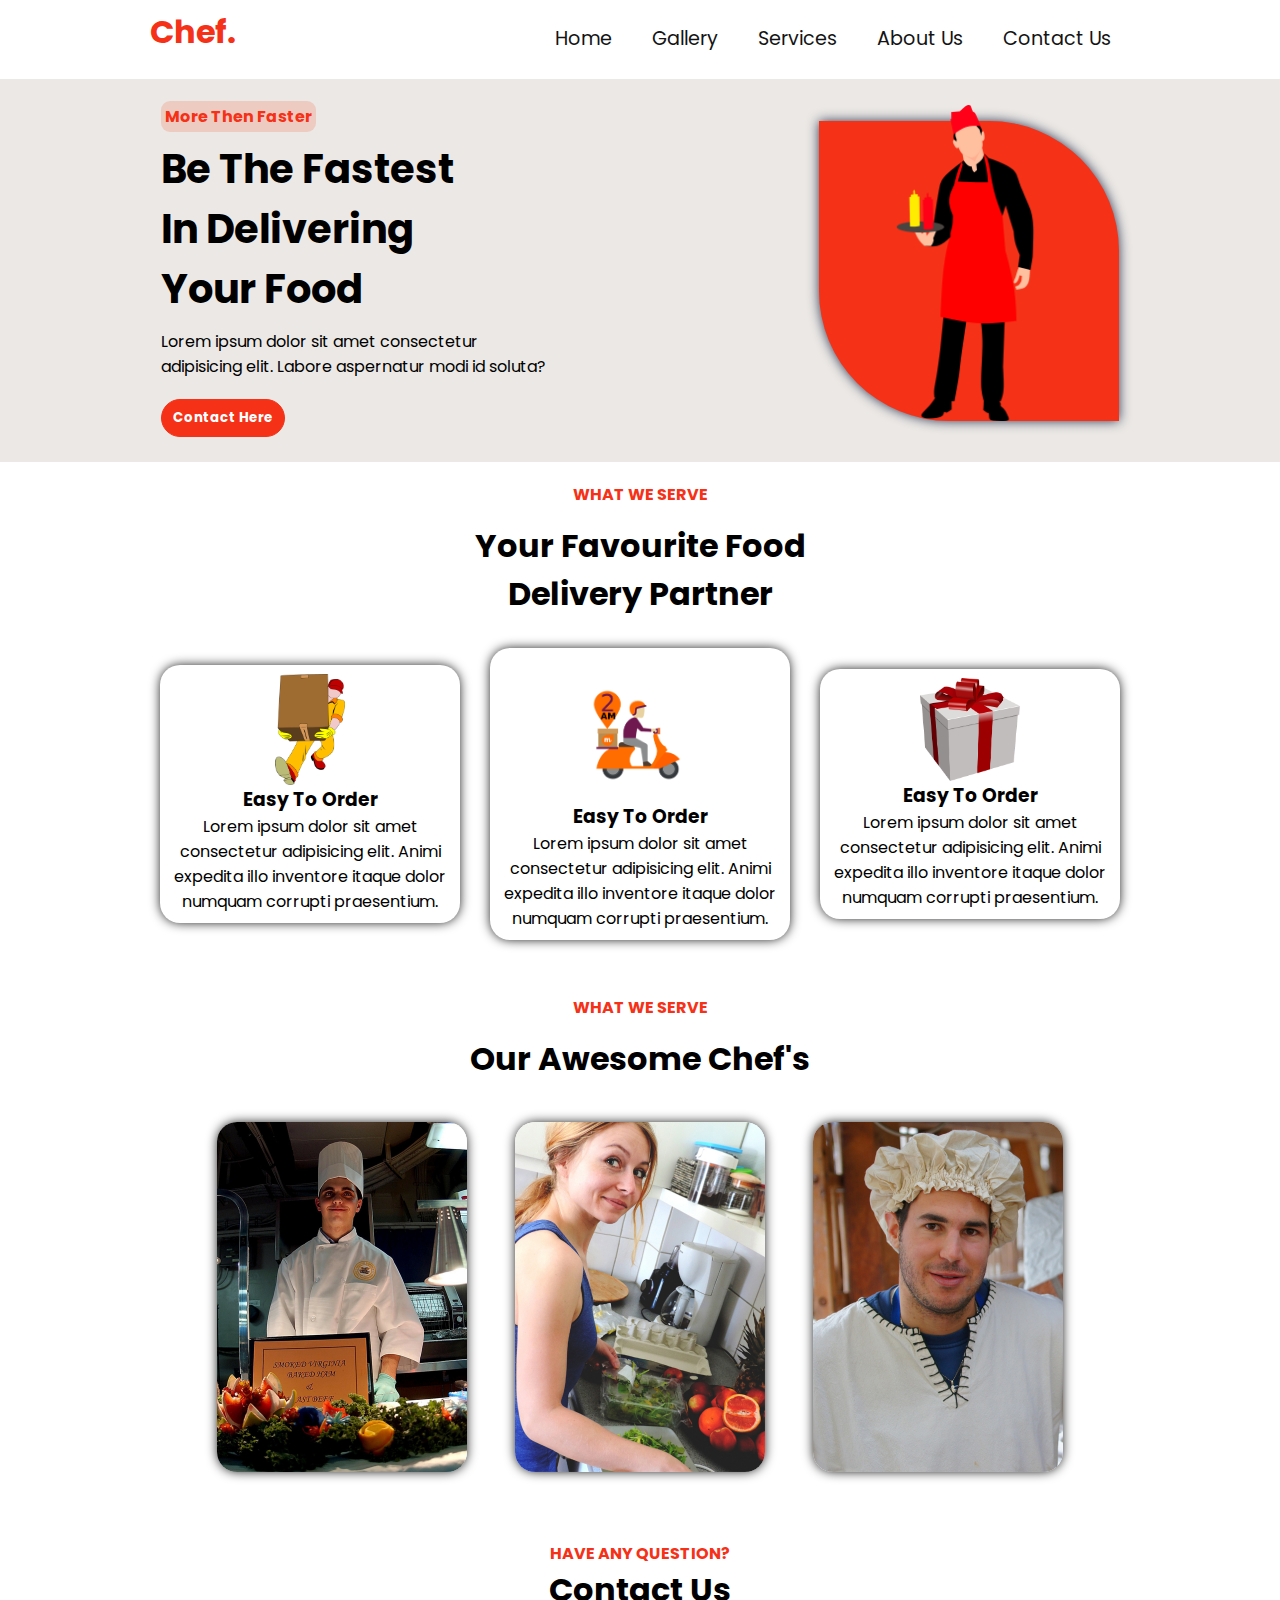
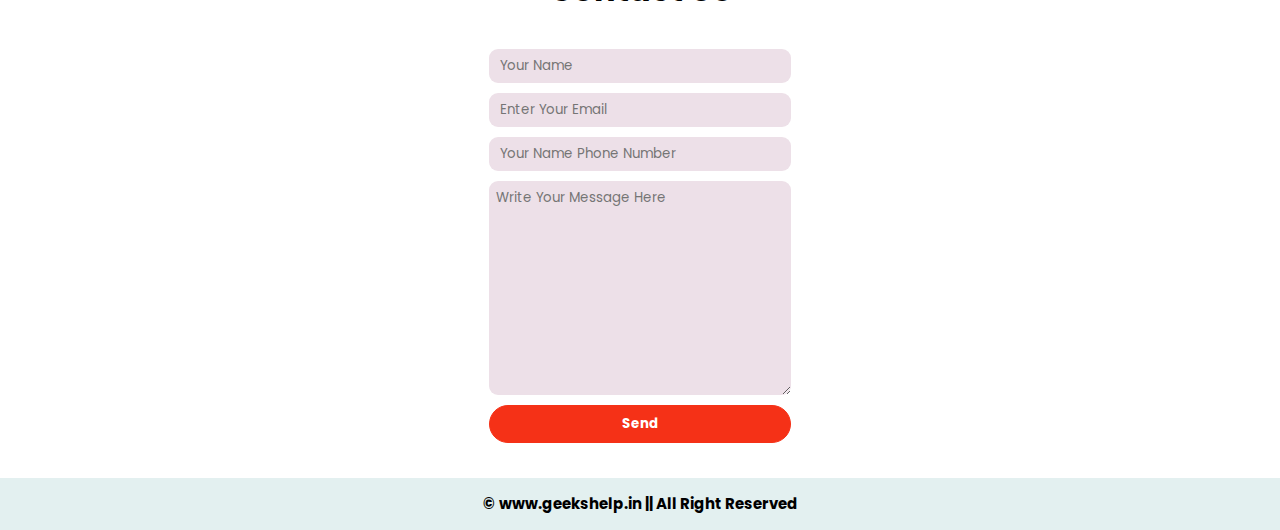
<file: Responsive Landing Page/index.html>
<!DOCTYPE html>
<html lang="en">
<head>
    <meta charset="UTF-8">
    <meta name="viewport" content="width=device-width, initial-scale=1.0">
    <title> Chef Landing Page </title>
    <!-- Linking Style Sheets-->
    <link rel="stylesheet" href="style.css">
    <link rel="preconnect" href="https://fonts.googleapis.com">
    <link rel="preconnect" href="https://fonts.gstatic.com" crossorigin>
    <link href="https://fonts.googleapis.com/css2?family=Poppins:wght@100;400&display=swap" rel="stylesheet">
    <link rel="stylesheet" href="https://cdnjs.cloudflare.com/ajax/libs/font-awesome/4.7.0/css/font-awesome.min.css">
</head>

<body>
    <!-- ================== Navbar Code Starts from Here ================== -->
    <nav class="navbar">
        <div class="left">
            <h1> Chef.</h1>
        </div>
        <div class="right">
            <input type="checkbox" id="check">
            <label for="check" class="checkBtn">
                <i class="fa fa-bars"></i>
            </label>
            <ul class="list">
                <li><a href="#">Home</a></li>
                <li><a href="#">Gallery</a></li>
                <li><a href="#">Services</a></li>
                <li><a href="#">About Us</a></li>
                <li><a href="#">Contact Us</a></li>
            </ul>
        </div>
    </nav>
    <!-- ================== Navbar Code Ends Here ================== -->
    
    <!-- ================== Home Section Code Starts from Here ================== -->
    <section id="home">
        <div class="home-left">
            <div class="col-red">
                <p>More Then Faster</p>
            </div>
            <h1>Be The Fastest <br> In Delivering <br> Your Food</h1>
            <p>Lorem ipsum dolor sit amet consectetur <br> adipisicing elit. Labore aspernatur modi id soluta?</p>
            <button class="bg-red-btn">Contact Here</button>
        </div>
        <div class="home-right">
            <img src="chef.png" alt="">
        </div>
    </section>
    <!-- ================== Home Section Code Ends Here ================== -->

    <!-- ================== Delivery Partners Section Code Starts from Here ================== -->
    <section id="delivery-partner">
        <h4>WHAT WE SERVE</h4>
        <h1>Your Favourite Food <br> Delivery Partner</h1>
        <div class="partners">     
            <div class="partner left">
                <img id="left " src="easy to oreder.png" alt="">
                <h3>Easy To Order</h3>
                <p>Lorem ipsum dolor sit amet consectetur adipisicing elit. Animi expedita illo inventore itaque dolor
                    numquam corrupti praesentium.</p>
            </div>
            <div class="partner ">
                <img id="center" src="fast delivery.png" alt="">
                <h3>Easy To Order</h3>
                <p>Lorem ipsum dolor sit amet consectetur adipisicing elit. Animi expedita illo inventore itaque dolor
                    numquam corrupti praesentium.</p>
            </div>
            <div class="partner">
                <img id="right" src="quality.png" alt="">
                <h3>Easy To Order</h3>
                <p>Lorem ipsum dolor sit amet consectetur adipisicing elit. Animi expedita illo inventore itaque dolor
                    numquam corrupti praesentium.</p>
            </div>
        </div>
    </section>
    <!-- ================== Partners Section Code Ends Here ================== -->

    <!-- ================== What We Serve Section Code Starts from Here ================== -->
    <section id="chef-main">
        <h4>WHAT WE SERVE</h4>
        <h1>Our Awesome Chef's</h1>
        <div class="chefs">
            <div class="chef-item">
                <img id="left" src="left.jpg" alt="">
            </div>
            <div class="chef-item">
                <img id="center" src="center.jpg" alt="">
            </div>
            <div class="chef-item">
                <img id="right" src="right.jpg" alt="">
            </div>
        </div>
    </section>
    <!-- ================== What We Serve Section Code Ends Here ================== -->

    <!-- ================== Contact Section Code Starts from Here ================== -->

    <section id="contact">
        <h4>HAVE ANY QUESTION?</h4>
        <h1>Contact Us</h1>
        <div class="main-form">
            <input type="text" name="name" id="name" placeholder=" Your Name">
            <input type="email" name="name" id="email" placeholder=" Enter Your Email">
            <input type="phone" name="name" id="" placeholder=" Your Name Phone Number">
            <textarea name="text" id="textareaa" cols="30" rows="10" placeholder="Write Your Message Here"></textarea>
            <button class="bg-red-btn">Send</button>
        </div>
    </section>
    <!-- ================== Contact Section Code Ends Here ================== -->

    <!-- ================== Footer Code Starts Here ================== -->
    <footer>
        <h5>&copy; www.geekshelp.in || All Right Reserved</h5>
    </footer>
    <!-- ================== Footer Code Ends Here ================== -->
</body>
</html>
</file>
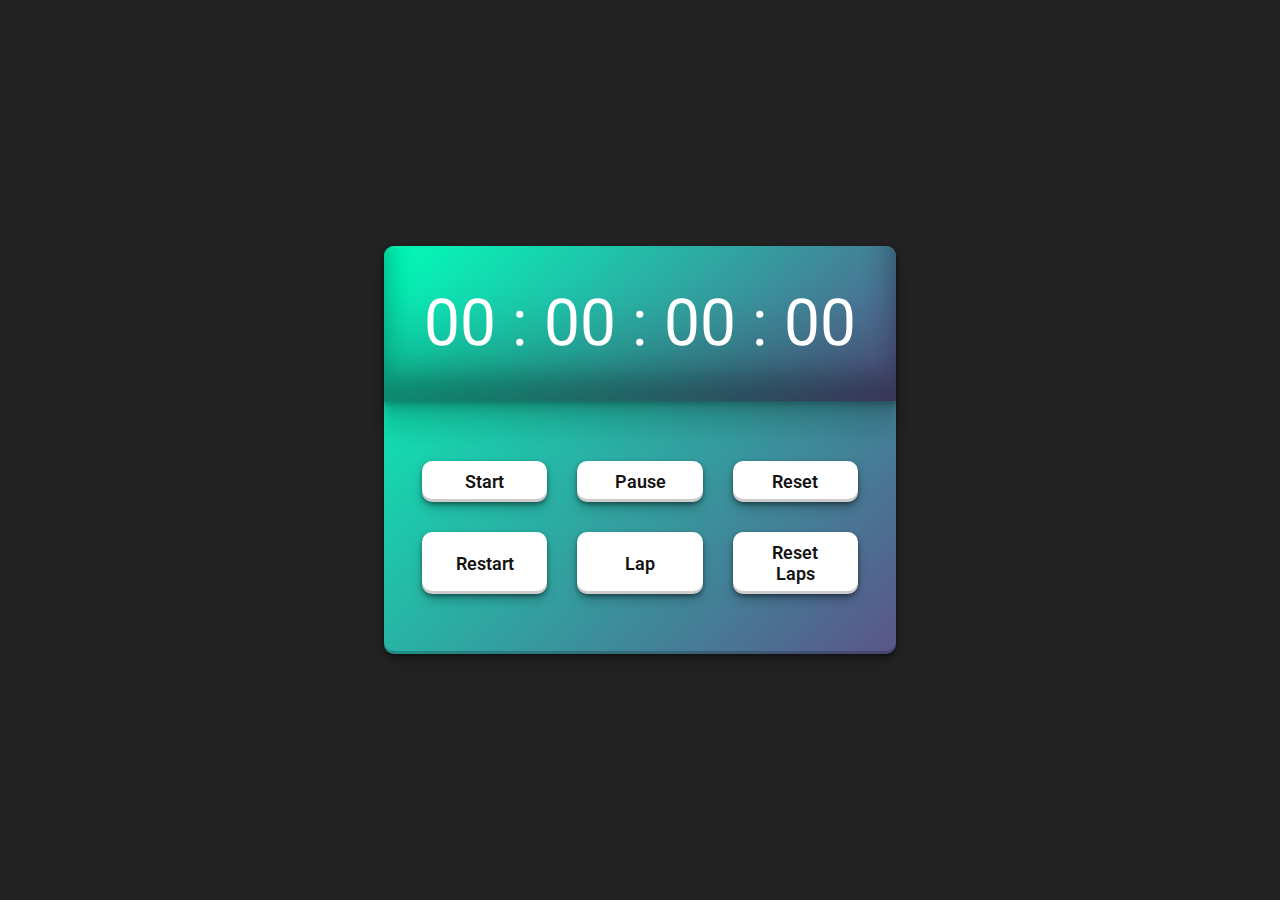
<file: Stopwatch WebApp/index.html>
<!DOCTYPE html>
<html lang="en">
<head>
    <meta charset="UTF-8">
    <meta name="viewport" content="width=device-width, initial-scale=1.0">
    <link href="https://fonts.googleapis.com/css2?family=Roboto:wght@100;300;400;500&display=swap" rel="stylesheet" >
    <title>Stop Watch</title>
    <link rel="stylesheet" href="style.css">
</head>
<body>

<div class="container">
    <div class="timer-Display">
        00 : 00 : 00 : 00
    </div>
    <ul class="laps"></ul>
      <div class="buttons">
        <button id="startTimer" onclick="start()">Start</button>
        <button id="pauseTimer" onclick="pause()">Pause</button>
        <button id="resetTime" onclick="reset()">Reset</button>
        <button id="restartTimer" onclick="restart()">Restart</button>
        <button id="lap" onclick="lap()">Lap</button>
        <button id="resetLap" onclick="resetLap()">Reset Laps</button>
    </div>

</div>
<script src="./script.js"></script>
</body>
</html>
</file>
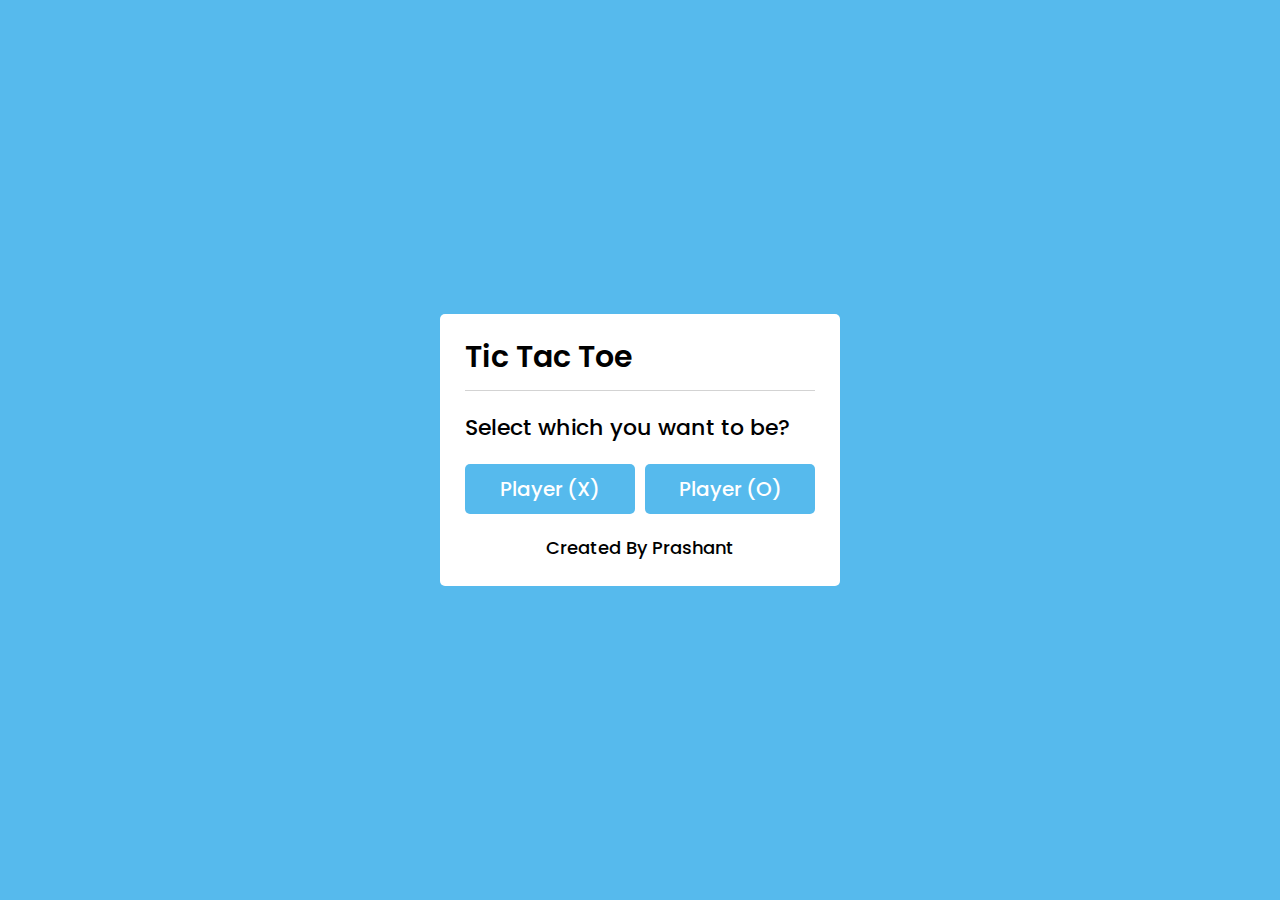
<file: Tic Tac Toe webgame/index.html>
<!DOCTYPE html>

<html lang="en">
<head>
    <meta charset="UTF-8">
    <title>Tic Tac Toe Game</title>
    <link rel="stylesheet" href="style.css">
    <link rel="stylesheet" href="https://cdnjs.cloudflare.com/ajax/libs/font-awesome/5.15.3/css/all.min.css"/>
</head>
<body>
  <!-- select box -->
  <div class="select-box">
    <header>Tic Tac Toe</header>
    <div class="content">
      <div class="title">Select which you want to be?</div>
      <div class="options">
        <button class="playerX">Player (X)</button>
        <button class="playerO">Player (O)</button>
      </div>
      <div class="credit">Created By Prashant</div>
    </div>
  </div> 
  <!-- playboard section -->
  <div class="play-board">
    <div class="details">
      <div class="players">
        <span class="Xturn">X's Turn</span>
        <span class="Oturn">O's Turn</span>
        <div class="slider"></div>
      </div>
    </div>
    <div class="play-area">
      <section>
        <span class="box1"></span>
        <span class="box2"></span>
        <span class="box3"></span>
      </section>
      <section>
        <span class="box4"></span>
        <span class="box5"></span>
        <span class="box6"></span>
      </section>
      <section>
        <span class="box7"></span>
        <span class="box8"></span>
        <span class="box9"></span>
      </section>
    </div>
  </div>
  <!-- result box -->
  <div class="result-box">
    <div class="won-text"></div>
    <div class="btn"><button>Replay</button></div>
  </div>
  <script src="script.js"></script>
</body>
</html>
</file>
<file: Responsive Landing Page/style.css>
@import url('https://fonts.googleapis.com/css2?family=Poppins&family=Ubuntu:wght@300;700&display=swap');

* {
    margin: 0;
    padding: 0;
    box-sizing: border-box;
    font-family: 'Poppins', sans-serif;
}

.navbar {
    display: flex;
    align-items: center;
    justify-content: space-around;
    line-height: 4rem;
}

.left h1 {
    color: #f53117;
    font-size: 2rem;
    cursor: pointer;
}

.checkBtn {
    display: none;
}

#check {
    display: none;
}

.checkBtn {
    z-index: 6;
    float: right;
    cursor: pointer;
    font-size: 30px;
    color: #f53117;
    line-height: 80px;
    position: relative;
}

.right ul {
    display: flex;
    list-style: none;
}

.right ul li a {
    cursor: pointer;
    font-size: 1.2rem;
    padding: 10px 20px;
    transition: all 1s;
    text-decoration: none;
    color: rgb(20, 20, 20);
}

.right ul li a:hover {
    border-radius: 7px;
    background-color: #fff;
    color: rgb(22, 7, 36);
}


/* =============== Home Section CSS Code Starts from Here =============== */
#home {
    padding: 25px;
    display: flex;
    align-items: center;
    justify-content: space-around;
    background-color: rgb(235 232 229);
}

.home-left .col-red {
    margin-bottom: 10px;
}

.home-left .col-red p {
    padding: 4px;
    display: inline;
    font-weight: bold;
    border-radius: 9px;
    background: #edcbc1;
    color: rgb(245, 49, 23);
}

.home-left {
    display: flex;
    flex-direction: column;
    justify-content: center;
}

.home-left p {
    margin-bottom: 10px;
}

.home-left h1 {
    font-size: 40px;
    text-align: left;
    margin-bottom: 10px;
}

.home-right {
    height: 300px;
    width: 300px;
    cursor: pointer;
    transition: all .5s ease-in;
    border-top-right-radius: 130px;
    border-bottom-left-radius: 130px;
    background-color: rgb(245, 49, 23);
    box-shadow: 0px 0px 12px 0px rgb(47 53 79);
}

.home-right:hover {
    transform: translateY(-12px);
}

.home-right img {
    position: relative;
    bottom: 16px;
    left: 67px;
    z-index: 1;
    width: 158px;
}

.bg-red-btn {
    padding: 8px;
    width: 124px;
    color: white;
    cursor: pointer;
    margin-top: 10px;
    font-weight: bold;
    border-radius: 15rem;
    background: rgb(245, 49, 23);
    border: 1px solid rgb(245, 49, 23);
}

.bg-red-btn:hover {
    padding: 8px;
    margin-top: 10px;
    background: transparent;
    color: rgb(245, 49, 23);
    border: 1px solid rgb(245, 49, 23);
}


/* =============== Delivery Partner Section CSS Code Starts from Here =============== */
#delivery-partner {
    height: auto;
    padding: 20px;
    color: rgb(0, 0, 0);
    background-color: rgb(255, 255, 255);
}

#delivery-partner h4,
h1 {
    text-align: center;
    margin-bottom: 15px;
}

.partners {
    display: flex;
    flex-wrap: wrap;
    align-items: center;
    justify-content: center;
}

.partner {
    cursor: pointer;
    width: 300px;
    margin: 15px;
    padding: 9px;
    text-align: center;
    border-radius: 20px;
    display: flex;
    align-items: center;
    flex-direction: column;
    justify-content: center;
    transition: all .5s ease-in;
    box-shadow: 0px 0px 12px -1px black;
}

.partner:hover {
    transform: translateY(-12px);
}

.partner img {
    width: 100px;
}

.partners .left img {
    width: 70px;
}


/* =============== Main Section CSS Code Starts from Here =============== */

#chef-main {
    height: auto;
    padding: 20px;
    color: rgb(0, 0, 0);
    background-color: rgb(255, 255, 255);
}

h4 {
    font-weight: bold;
    color: rgb(245, 49, 23);
}

#chef-main h4,
h1 {
    margin-bottom: 15px;
    text-align: center;
}

.chefs {
    display: flex;
    flex-wrap: wrap;
    align-items: center;
    justify-content: center;
}

.chef-item {
    margin: 15px;
    padding: 9px;
    display: flex;
    align-items: center;
    justify-content: center;
    flex-direction: column;
    text-align: center;
    cursor: pointer;
    transition: all .3s ease-in;
}

.chef-item:hover {
    transform: scale(1.1)
}

.chef-item img {
    width: 250px;
    border-radius: 20px;
    box-shadow: 0px 0px 12px -1px black;
}

/* =============== Contact Section CSS Code Starts from Here =============== */
#contact {
    padding: 25px;
    color: black;
    background-color: rgb(255, 255, 255);
}

#contact h4,
h1 {
    text-align: center;
}

.main-form {
    display: block;
    margin: auto;
    padding: 10px;
    width: 355px;
}

.main-form input,
textarea {
    display: block;
    margin: auto;
    width: 90%;
    border: none;
    padding: 7px;
    margin: 10px auto;
    border-radius: 9px;
    background: #ede0e8;
}

.main-form button {
    display: block;
    margin: auto;
    width: 90%;
}

/* =============== Footer Section CSS Code Starts from Here =============== */
footer {
    padding: 15px;
    font-size: 18px;
    text-align: center;
    color: rgb(0, 0, 0);
    background-color: rgb(227, 240, 240);
}

/* =============== Media Queries Starts from Here for responsiveness =============== */

@media screen and (max-width:805px) {
    .list {
        z-index: 2;
        width: 100%;
        height: 100vh;
        position: fixed;
        left: 100%;
        display: flex;
        text-align: center;
        flex-direction: column;
        transition: all 1s;
        background-color: rgb(22, 7, 36);
    }

    .right ul li a {
        color: #fff;
        cursor: pointer;
        padding: 10px 20px;
        font-size: 1.2rem;
        transition: all 1s;
        text-decoration: none;
    }

    .right ul li a:hover {
        border-radius: 7px;
        color: rgb(22, 7, 36);
        background-color: #fff;
    }

    #check {
        display: none;
    }

    .checkBtn {
        display: block;
    }

    #check:checked~ul {
        left: 0%;
        top: 0%;
        display: flex;
        justify-content: center;
    }
}

@media only screen and (max-width: 717px) {
    .header {
        display: none;
    }
}

@media only screen and (max-width: 669px) {

    #home {
        flex-direction: column;
    }

    .home-left h1 {
        font-size: 30px;
    }

    .home-left p {
        font-size: 13.7px;
    }

    .home-right {
        width: 280px;
        margin-top: 20px;
    }

    .bg-red-btn {
        width: 85px;
        font-size: 10px;
        margin-top: 0px;
    }

    #delivery-partner {
        height: auto;
        padding: 1px;
        width: 100%;
    }

    #contact h4,
    h1 {
        font-size: 20px;
    }

    #chef-main {
        height: auto;
    }

    .chef-item img {
        width: 95%;
        height: auto;
    }

    .main-form {
        width: 100%;
        height: auto;
    }
}
</file>
<file: Stopwatch WebApp/style.css>
*{
    margin: 0;
    padding: 0;
    box-sizing: border-box;
}
body{
    background-color: #222;
}
.container{
    background: linear-gradient(135deg,#00feba,#5b548a);
    background-color: #27373b;
    width: 40%;
    min-width: 500px;
    position: absolute;
    top: 50%;
    left: 50%;
    transform: translate(-50%, -50%);
    padding-top: 0;
    padding-bottom: 60px;
    border-radius: 10px;
    box-shadow: rgba(0, 0, 0, 0.4) 0px 2px 4px,
                rgba(0, 0, 0, 0.3) 0px 7px 13px -3px, 
                rgba(0, 0, 0, 0.2) 0px -3px 0px inset;
}

.timer-Display{
    width: 100%;
    background: linear-gradient(135deg,#00feba,#5b548a);
    padding: 40px 0;
    font-family: "Roboto", sans-serif;
    color: #ffffff;
    display: flex;
    justify-content: center;
    align-items: center;
    font-size: 4rem;
    border-radius: 10px 10px 0 0;
    box-shadow: rgba(0, 0, 0, 0.17) 0px -23px 25px 0px inset,
                rgba(0, 0, 0, 0.15) 0px -36px 30px 0px inset, 
                rgba(0, 0, 0, 0.1) 0px -79px 40px 0px inset, 
                rgba(0, 0, 0, 0.06) 0px 2px 1px, 
                rgba(0, 0, 0, 0.09) 0px 4px 2px, 
                rgba(0, 0, 0, 0.09) 0px 8px 4px, 
                rgba(0, 0, 0, 0.09) 0px 16px 8px, 
                rgba(0, 0, 0, 0.09) 0px 32px 16px;
}

.laps{
    text-align: center;
    color: white;
    margin-top: 10px;
    text-decoration: none;
    font-size: 50px;
}

.buttons{
    width: 85%;
    margin: 60px auto 0 auto;
    display: grid;
    grid-template-columns: repeat(3, 1fr);
    grid-gap: 30px;
}

.buttons button{
    padding: 10px 20px;
    background-color: #ffffff;
    color: #141313;
    border: none;
    font-family:  "Roboto", sans-serif;
    font-size: 18px;
    font-weight: 600;
    border-radius: 10px;
    cursor: pointer;
    box-shadow: rgba(0, 0, 0, 0.4) 0px 2px 4px, 
                rgba(0, 0, 0, 0.3) 0px 7px 13px -3px, 
                rgba(0, 0, 0, 0.2) 0px -3px 0px inset;
}

.buttons button:hover{
    background-color:#141313 ;
    color: #ffffff;
    border: 3px solid #b6b6b6;
    padding: 7px 17px;
    
}
</file>
<file: Tic Tac Toe webgame/style.css>
@import url('https://fonts.googleapis.com/css2?family=Poppins:wght@200;300;400;500;600;700&display=swap');
*{
  margin: 0;
  padding: 0;
  box-sizing: border-box;
  font-family: 'Poppins', sans-serif;
}
::selection{
  color: #fff;
  background:#56baed;
}
body{
  background:#56baed;
}
.select-box, .play-board, .result-box{
  position: absolute;
  top: 50%;
  left: 50%;
  transform: translate(-50%, -50%);
  transition: all 0.3s ease;
}
.select-box{
  background: #fff;
  padding: 20px 25px 25px;
  border-radius: 5px;
  max-width: 400px;
  width: 100%;
}
.select-box.hide{
  opacity: 0;
  pointer-events: none;
}
.select-box header{
  font-size: 30px;
  font-weight: 600;
  padding-bottom: 10px;
  border-bottom: 1px solid lightgrey;
}
.select-box .title{
  font-size: 22px;
  font-weight: 500;
  margin: 20px 0;
}
.select-box .options{
  display: flex;
  width: 100%;
}
.options button{
  width: 100%;
  font-size: 20px;
  font-weight: 500;
  padding: 10px 0;
  border: none;
  background: #56baed;
  border-radius: 5px;
  color: #fff;
  outline: none;
  cursor: pointer;
  transition: all 0.3s ease;
}
.options button:hover,
.btn button:hover{
  transform: scale(0.96);
}
.options button.playerX{
  margin-right: 5px;
}
.options button.playerO{
  margin-left: 5px;
}
.select-box .credit{
  text-align: center;
  margin-top: 20px;
  font-size: 18px;
  font-weight: 500;
}
.select-box .credit a{
  color: #56baed;
  text-decoration: none;
}
.select-box .credit a:hover{
  text-decoration: underline;
}
.play-board{
  opacity: 0;
  pointer-events: none;
  transform: translate(-50%, -50%) scale(0.9);
}
.play-board.show{
  opacity: 1;
  pointer-events: auto;
  transform: translate(-50%, -50%) scale(1);
}
.play-board .details{
  padding: 7px;
  border-radius: 5px;
  background: #fff;
}
.play-board .players{
  width: 100%;
  display: flex;
  position: relative;
  justify-content: space-between;
}
.players span{
  position: relative;
  z-index: 2;
  color: #56baed;
  font-size: 20px;
  font-weight: 500;
  padding: 10px 0;
  width: 100%;
  text-align: center;
  cursor: default;
  user-select: none;
  transition: all 0.3 ease;
}
.players.active span:first-child{
  color: #fff;
}
.players.active span:last-child{
  color: #56baed;
}
.players span:first-child{
  color: #fff;
}
.players .slider{
  position: absolute;
  top: 0;
  left: 0;
  width: 50%;
  height: 100%;
  background: #56baed;
  border-radius: 5px;
  transition: all 0.3s ease;
}
.players.active .slider{
  left: 50%;
}
.players.active span:first-child{
  color: #56baed;
}
.players.active span:nth-child(2){
  color: #fff;
}
.players.active .slider{
  left: 50%;
}
.play-area{
  margin-top: 20px;
}
.play-area section{
  display: flex;
  margin-bottom: 1px;
}
.play-area section span{
  display: block;
  height: 90px;
  width: 90px;
  margin: 2px;
  color: #56baed;
  font-size: 40px;
  line-height: 80px;
  text-align: center;
  border-radius: 5px;
  background: #fff;
}
.result-box{
  padding: 25px 20px;
  border-radius: 5px;
  max-width: 400px;
  width: 100%;
  opacity: 0;
  text-align: center;
  background: #fff;
  pointer-events: none;
  transform: translate(-50%, -50%) scale(0.9);
}
.result-box.show{
  opacity: 1;
  pointer-events: auto;
  transform: translate(-50%, -50%) scale(1);
}
.result-box .won-text{
  font-size: 30px;
  font-weight: 500;
  display: flex;
  justify-content: center;
}
.result-box .won-text p{
  font-weight: 600;
  margin: 0 5px;
}
.result-box .btn{
  width: 100%;
  margin-top: 25px;
  display: flex;
  justify-content: center;
}
.btn button{
  font-size: 18px;
  font-weight: 500;
  padding: 8px 20px;
  border: none;
  background: #56baed;
  border-radius: 5px;
  color: #fff;
  outline: none;
  cursor: pointer;
  transition: all 0.3s ease;
}
</file>
